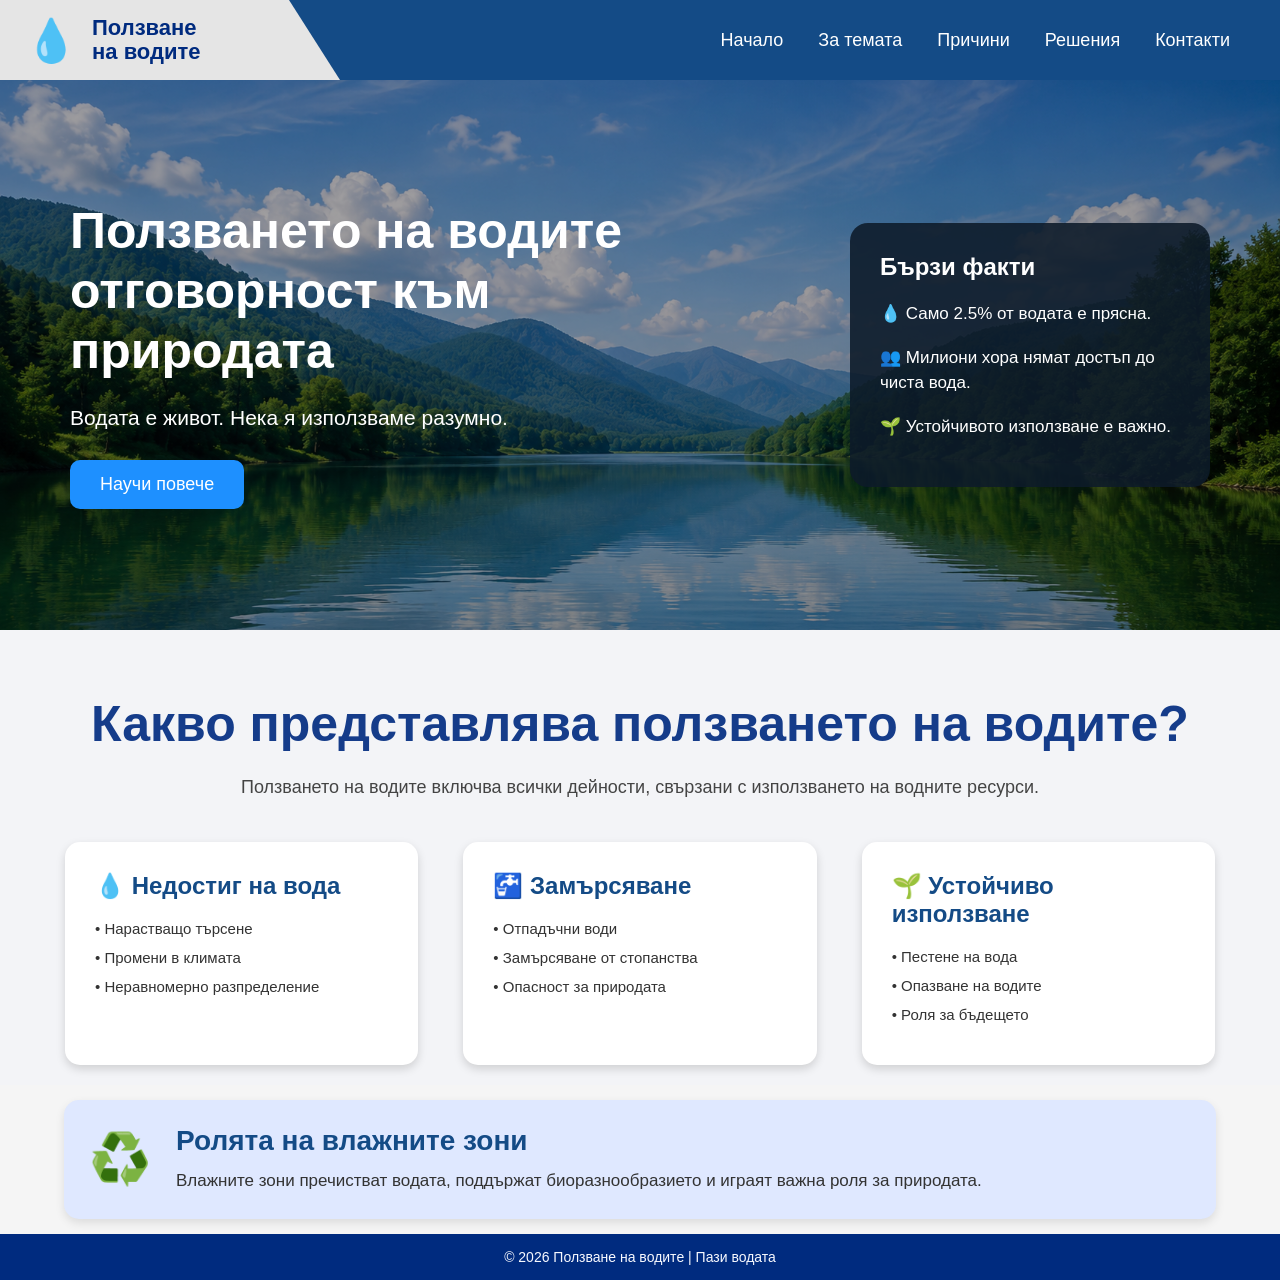
<file: index.html>
<!DOCTYPE html>
<html>

<head>

    <title>Ползване на Водите</title>

    <link rel="stylesheet" href="css/index.css">

</head>

<body>

    <!-- MENU -->

    <div class="menu">

        <div class="logo-box">

            <div class="logo-left">
                💧
            </div>

            <div class="logo-text">
                <h2>Ползване</h2>
                <h2>на водите</h2>
            </div>

        </div>

        <div class="links">

            <a class="hover-underline-animation" href="index.html">Начало</a>
            <a class="hover-underline-animation" href="about.html">За темата</a>
            <a class="hover-underline-animation" href="causes.html">Причини</a>
            <a class="hover-underline-animation" href="solutions.html">Решения</a>
            <a class="hover-underline-animation" href="contact.html">Контакти</a>

        </div>

    </div>

    <!-- HERO -->

    <div class="hero">

        <div class="overlay"></div>

        <div class="hero-content">

            <div class="left">

                <h1>
                    Ползването на водите 
                    отговорност към природата
                </h1>

                <p>
                    Водата е живот. Нека я използваме разумно.
                </p>

                <a class="button-link" href="about.html">Научи повече</a>

            </div>

            <div class="info-box">

                <h3>Бързи факти</h3>

                <p>💧 Само 2.5% от водата е прясна.</p>

                <p>👥 Милиони хора нямат достъп до чиста вода.</p>

                <p>🌱 Устойчивото използване е важно.</p>

            </div>

        </div>

    </div>

    <!--------------- ABOUT --------------->

<div class="about">

    <h2>Какво представлява ползването на водите?</h2>

    <p class="top-text">
        Ползването на водите включва всички дейности,
        свързани с използването на водните ресурси.
    </p>

    <div class="cards">

        <div class="card">

            <h3>💧 Недостиг на вода</h3>

            <p>• Нарастващо търсене</p>
            <p>• Промени в климата</p>
            <p>• Неравномерно разпределение</p>

        </div>

        <div class="card">

            <h3>🚰 Замърсяване</h3>

            <p>• Отпадъчни води</p>
            <p>• Замърсяване от стопанства</p>
            <p>• Опасност за природата</p>

        </div>

        <div class="card">

            <h3>🌱 Устойчиво използване</h3>

            <p>• Пестене на вода</p>
            <p>• Опазване на водите</p>
            <p>• Роля за бъдещето</p>

        </div>

    </div>

</div>

<div class="bottom-box">

    <div class="bottom-icon">
        ♻️
    </div>

    <div class="bottom-text">

        <h3>Ролята на влажните зони</h3>

        <p>
            Влажните зони пречистват водата,
            поддържат биоразнообразието
            и играят важна роля за природата.
        </p>

    </div>

</div>

<div class="footer">

    <p>
        © 2026 Ползване на водите | Пази водата
    </p>

</div>


</body>
</html>
</file>
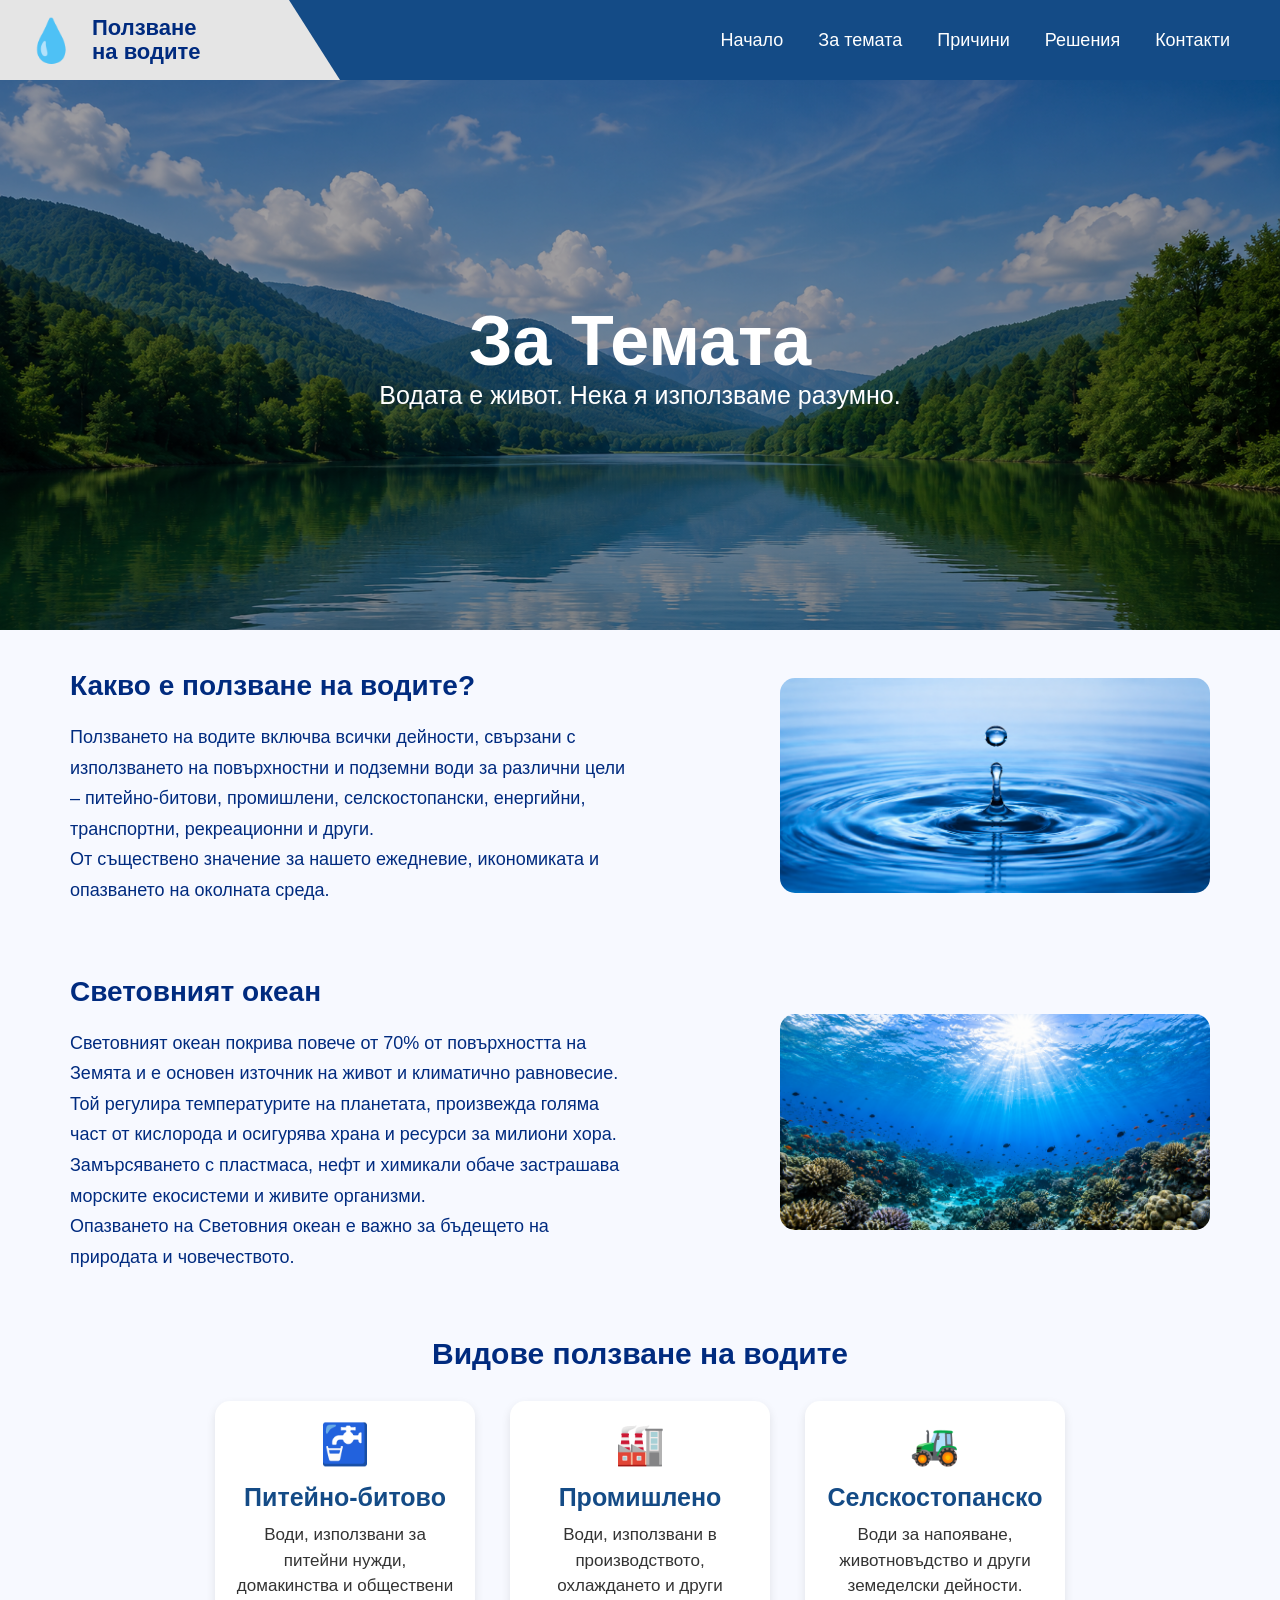
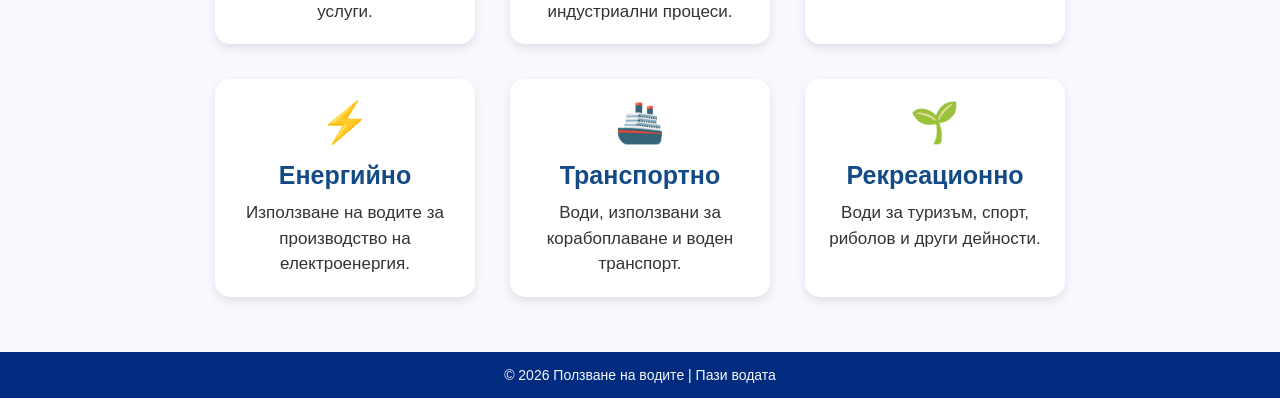
<file: about.html>
<!DOCTYPE html>
<html>

<head>

    <title>Ползване на Водите</title>

    <link rel="stylesheet" href="css/about.css">

</head>

<body>

    <!-- MENU -->

    <div class="menu">

        <div class="logo-box">

            <div class="logo-left">
                💧
            </div>

            <div class="logo-text">
                <h2>Ползване</h2>
                <h2>на водите</h2>
            </div>

        </div>

        <div class="links">

            <a class="hover-underline-animation" href="index.html">Начало</a>
            <a class="hover-underline-animation" href="about.html">За темата</a>
            <a class="hover-underline-animation" href="causes.html">Причини</a>
            <a class="hover-underline-animation" href="solutions.html">Решения</a>
            <a class="hover-underline-animation" href="contact.html">Контакти</a>

        </div>

    </div>

    <!-- HERO -->

    <div class="hero">

        <div class="overlay"></div>

        <div class="hero-content">

            <div class="center">

                <div class="center-text">
                    За Темата
                </div>

                <div class="center-text-bottom">
                    Водата е живот. Нека я използваме разумно.
                </div>

            </div>

        </div>

    </div>

    <!-- ABOUT SECTION -->

    <div class="about-section">

        <div class="about-text">

            <h2>Какво е ползване на водите?</h2>

            <p>
                Ползването на водите включва всички дейности,
                свързани с използването на повърхностни и
                подземни води за различни цели – питейно-битови,
                промишлени, селскостопански, енергийни,
                транспортни, рекреационни и други.
            </p>

            <p>
                 Oт съществено значение за нашето ежедневие,
                икономиката и опазването на околната среда.
            </p>

        </div>

        <div class="about-image">

            <img src="images/water.jpg">

        </div>

    </div>

    <!-- OCEAN SECTION -->

    <div class="ocean-section">

        <div class="ocean-text">

            <h2>Световният океан</h2>

            <p>
                Световният океан покрива повече от 70%
                от повърхността на Земята и е основен
                източник на живот и климатично равновесие.
            </p>

            <p>
                Той регулира температурите на планетата,
                произвежда голяма част от кислорода и
                осигурява храна и ресурси за милиони хора.
            </p>

            <p>
                Замърсяването с пластмаса, нефт и химикали
                обаче застрашава морските екосистеми и
                живите организми.
            </p>

            <p>
                Опазването на Световния океан е важно
                за бъдещето на природата и човечеството.
            </p>

        </div>

        <div class="ocean-image">

            <img src="images/ocean.jpg">

        </div>

    </div>

    <div class="types-section">

    <h2>Видове ползване на водите</h2>

    <div class="types-cards">

        <div class="type-card">
            <div class="icon">🚰</div>
            <h3>Питейно-битово</h3>
            <p>Води, използвани за питейни нужди, домакинства и обществени услуги.</p>
        </div>

        <div class="type-card">
            <div class="icon">🏭</div>
            <h3>Промишлено</h3>
            <p>Води, използвани в производството, охлаждането и други индустриални процеси.</p>
        </div>

        <div class="type-card">
            <div class="icon">🚜</div>
            <h3>Селскостопанско</h3>
            <p>Води за напояване, животновъдство и други земеделски дейности.</p>
        </div>

        <div class="type-card">
            <div class="icon">⚡</div>
            <h3>Енергийно</h3>
            <p>Използване на водите за производство на електроенергия.</p>
        </div>

        <div class="type-card">
            <div class="icon">🚢</div>
            <h3>Транспортно</h3>
            <p>Води, използвани за корабоплаване и воден транспорт.</p>
        </div>

        <div class="type-card">
            <div class="icon">🌱</div>
            <h3>Рекреационно</h3>
            <p>Води за туризъм, спорт, риболов и други дейности.</p>
        </div>

    </div>

</div>

<div class="footer">

    <p>
        © 2026 Ползване на водите | Пази водата
    </p>

</div>

</body>
</html>
</file>
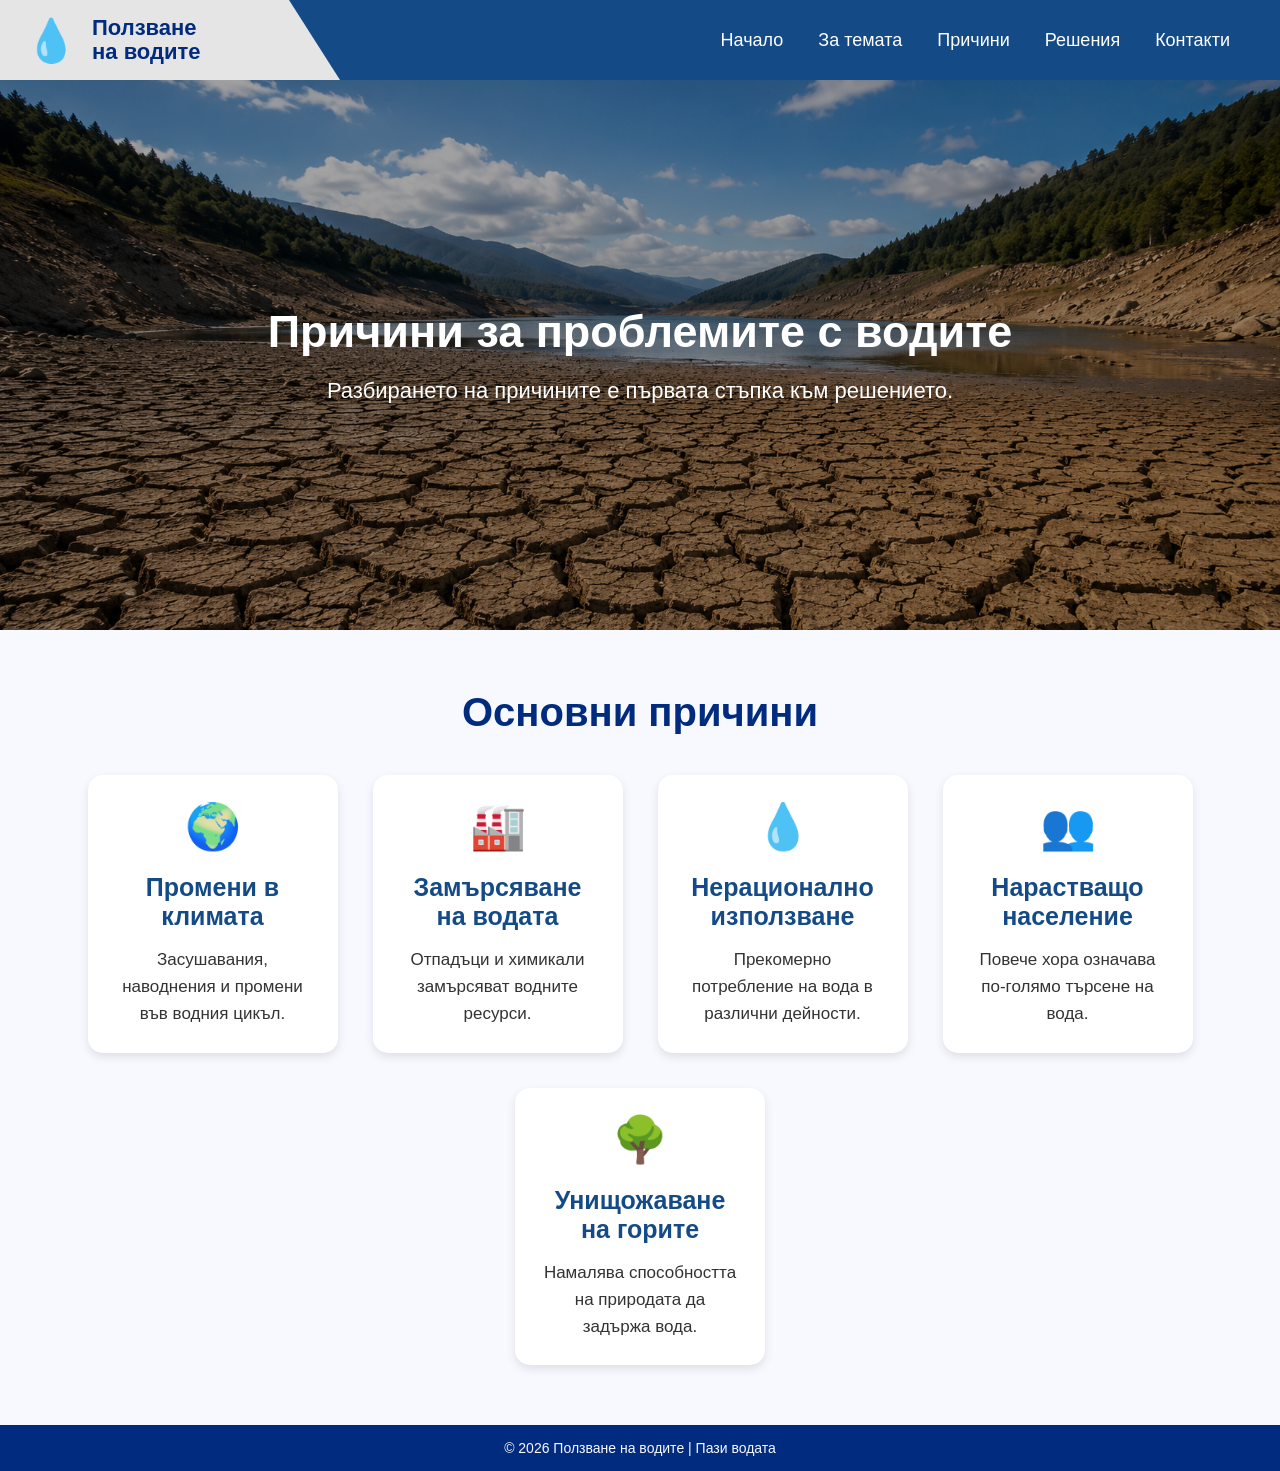
<file: causes.html>
<!DOCTYPE html>
<html>

<head>

    <title>Ползване на Водите</title>

    <link rel="stylesheet" href="css/causes.css">

</head>

<body>

    <!-- MENU -->

    <div class="menu">

        <div class="logo-box">

            <div class="logo-left">
                💧
            </div>

            <div class="logo-text">
                <h2>Ползване</h2>
                <h2>на водите</h2>
            </div>

        </div>

        <div class="links">

            <a class="hover-underline-animation" href="index.html">Начало</a>
            <a class="hover-underline-animation" href="about.html">За темата</a>
            <a class="hover-underline-animation" href="causes.html">Причини</a>
            <a class="hover-underline-animation" href="solutions.html">Решения</a>
            <a class="hover-underline-animation" href="contact.html">Контакти</a>

        </div>

    </div>

    <div class="causes-hero">

    <div class="causes-overlay"></div>

    <div class="causes-text">
        <h1>Причини за проблемите с водите</h1>
        <p>Разбирането на причините е първата стъпка към решението.</p>
    </div>

</div>

<div class="causes">

    <h2>Основни причини</h2>

    <div class="cause-cards">

        <div class="cause-card">
            <div class="icon">🌍</div>
            <h3>Промени в климата</h3>
            <p>Засушавания, наводнения и промени във водния цикъл.</p>
        </div>

        <div class="cause-card">
            <div class="icon">🏭</div>
            <h3>Замърсяване на водата</h3>
            <p>Отпадъци и химикали замърсяват водните ресурси.</p>
        </div>

        <div class="cause-card">
            <div class="icon">💧</div>
            <h3>Нерационално използване</h3>
            <p>Прекомерно потребление на вода в различни дейности.</p>
        </div>

        <div class="cause-card">
            <div class="icon">👥</div>
            <h3>Нарастващо население</h3>
            <p>Повече хора означава по-голямо търсене на вода.</p>
        </div>

        <div class="cause-card">
            <div class="icon">🌳</div>
            <h3>Унищожаване на горите</h3>
            <p>Намалява способността на природата да задържа вода.</p>
        </div>

    </div>

</div>

<div class="footer">

    <p>
        © 2026 Ползване на водите | Пази водата
    </p>

    </body>
</html>
</file>
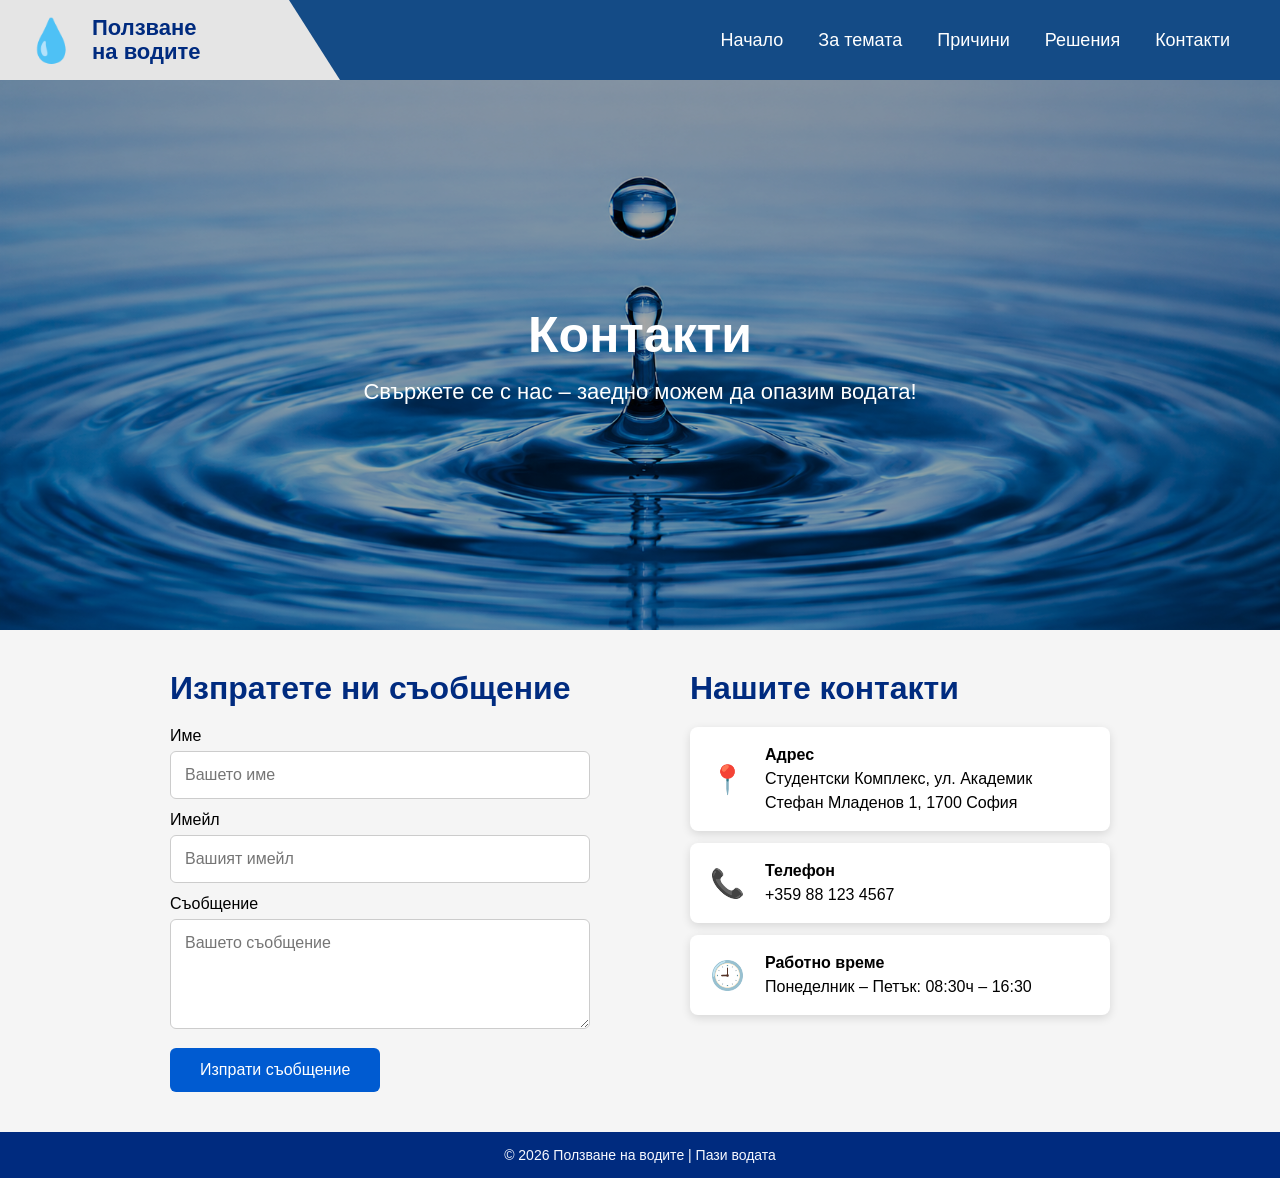
<file: contact.html>
<!DOCTYPE html>
<html>

<head>

    <title>Ползване на Водите</title>

    <link rel="stylesheet" href="css/contact.css">

</head>

<body>

    <!-- MENU -->

    <div class="menu">

        <div class="logo-box">

            <div class="logo-left">
                💧
            </div>

            <div class="logo-text">
                <h2>Ползване</h2>
                <h2>на водите</h2>
            </div>

        </div>

        <div class="links">

            <a class="hover-underline-animation" href="index.html">Начало</a>
            <a class="hover-underline-animation" href="about.html">За темата</a>
            <a class="hover-underline-animation" href="causes.html">Причини</a>
            <a class="hover-underline-animation" href="solutions.html">Решения</a>
            <a class="hover-underline-animation" href="contact.html">Контакти</a>

        </div>

    </div>

<div class="contact-hero">

    <div class="contact-overlay"></div>

    <div class="contact-text">
        <h1>Контакти</h1>
        <p>Свържете се с нас – заедно можем да опазим водата!</p>
    </div>

</div>

<div class="contact-section">

    <div class="contact-form">

        <h2>Изпратете ни съобщение</h2>

        <form action="https://formspree.io/f/xwvzdeez" method="POST">

            <input type="hidden" name="_subject" value="Ново съобщение от сайта">

            <label>Име</label>
            <input type="text" name="name" placeholder="Вашето име" required>

            <label>Имейл</label>
            <input type="email" name="email" placeholder="Вашият имейл" required>

            <label>Съобщение</label>
            <textarea name="message" placeholder="Вашето съобщение" required></textarea>

            <button type="submit">Изпрати съобщение</button>

</form>

    </div>

    <div class="contact-info">

        <h2>Нашите контакти</h2>

        <div class="info-card">📍 <p><b>Адрес</b><br>Студентски Комплекс, ул. Академик Стефан Младенов 1, 1700 София</p></div>
        <div class="info-card">📞 <p><b>Телефон</b><br>+359 88 123 4567</p></div>
        <div class="info-card">🕘 <p><b>Работно време</b><br>Понеделник – Петък: 08:30ч – 16:30</p></div>

    </div>

</div>

<div class="footer">

    <p>
        © 2026 Ползване на водите | Пази водата
    </p>

</div>

</html>    
</body>
</file>
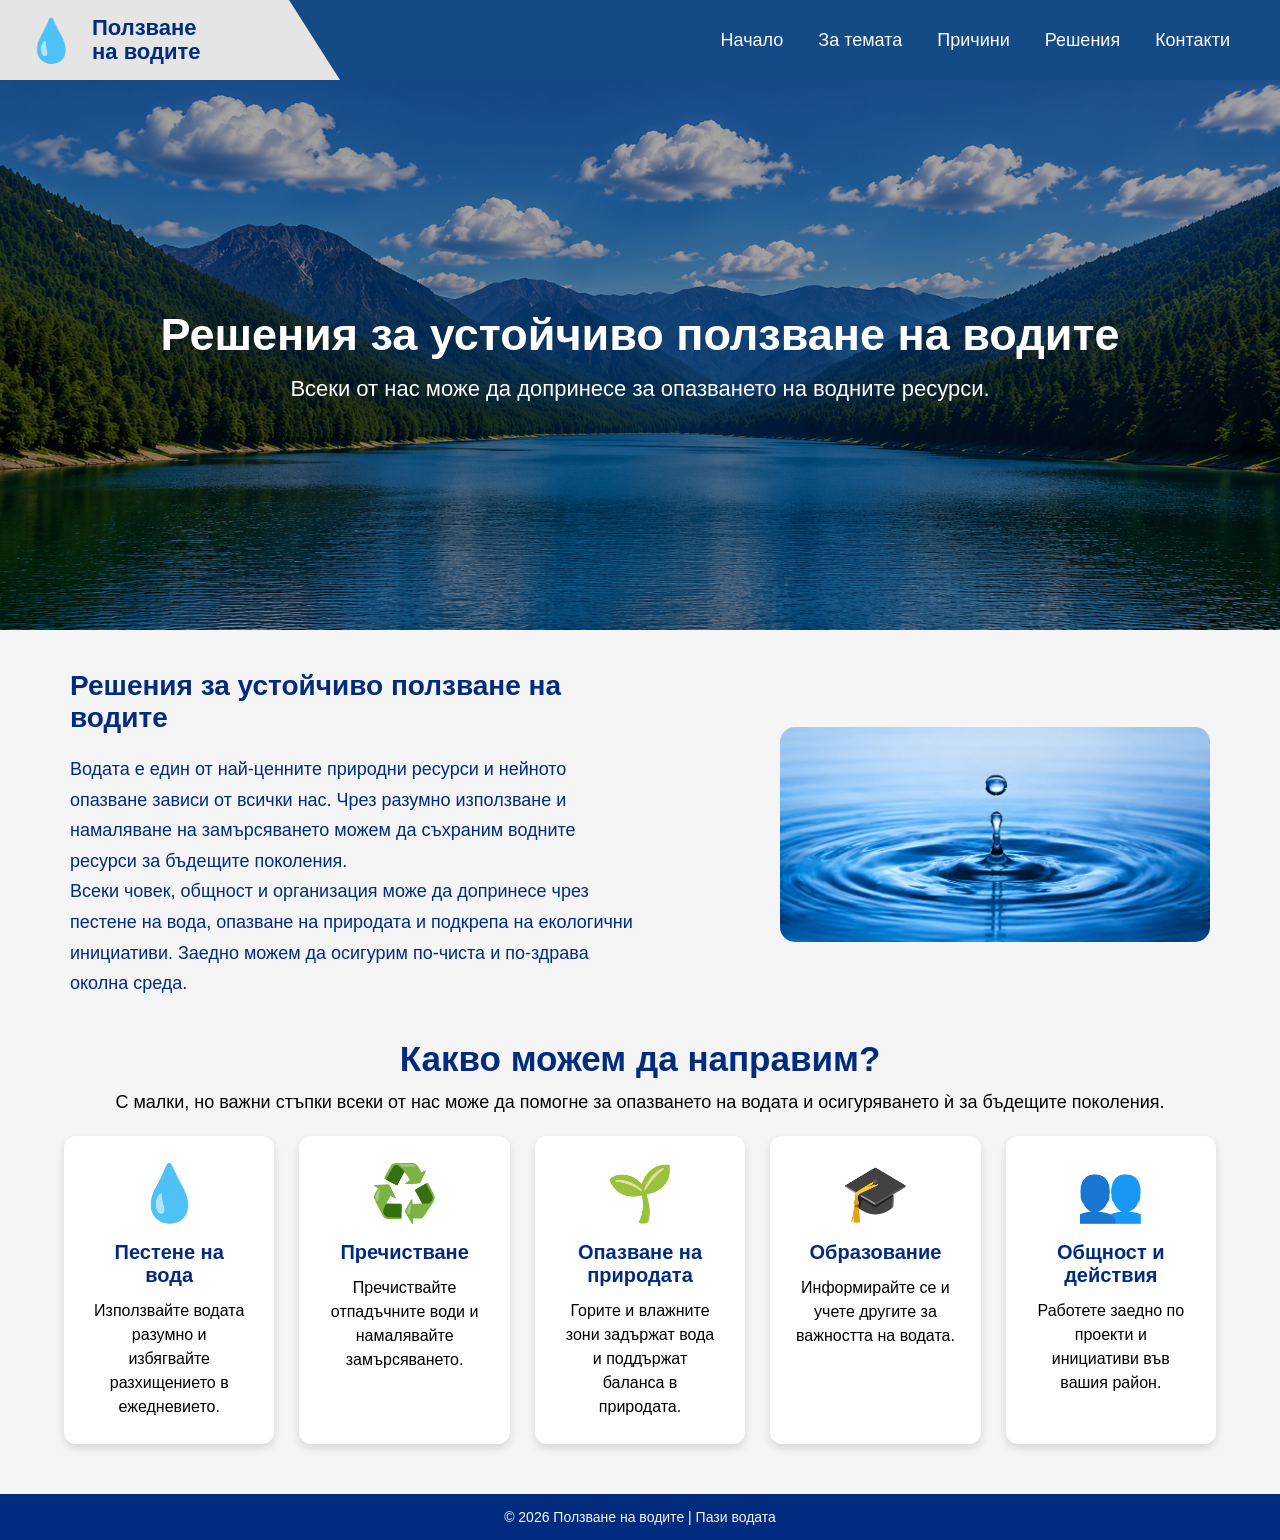
<file: solutions.html>
<!DOCTYPE html>
<html>

<head>

    <title>Ползване на Водите</title>

    <link rel="stylesheet" href="css/solusions.css">

</head>

<body>

    <!-- MENU -->

    <div class="menu">

        <div class="logo-box">

            <div class="logo-left">
                💧
            </div>

            <div class="logo-text">
                <h2>Ползване</h2>
                <h2>на водите</h2>
            </div>

        </div>

        <div class="links">

            <a class="hover-underline-animation" href="index.html">Начало</a>
            <a class="hover-underline-animation" href="about.html">За темата</a>
            <a class="hover-underline-animation" href="causes.html">Причини</a>
            <a class="hover-underline-animation" href="solutions.html">Решения</a>
            <a class="hover-underline-animation" href="contact.html">Контакти</a>

        </div>

    </div>

    <div class="solutions-hero">

    <div class="solutions-overlay"></div>

    <div class="solutions-text">
        <h1>Решения за устойчиво ползване на водите</h1>
        <p>Всеки от нас може да допринесе за опазването на водните ресурси.</p>
    </div>

</div>

<div class="solutions-info">

    <div class="solutions-description">

        <h2>Решения за устойчиво ползване на водите</h2>

        <p>
            Водата е един от най-ценните природни ресурси и нейното опазване зависи от всички нас.
            Чрез разумно използване и намаляване на замърсяването можем да съхраним водните ресурси за бъдещите поколения.
        </p>

        <p>
            Всеки човек, общност и организация може да допринесе чрез пестене на вода,
            опазване на природата и подкрепа на екологични инициативи.
            Заедно можем да осигурим по-чиста и по-здрава околна среда.
        </p>

    </div>

    <img src="images/water.jpg">

</div>

<div class="solutions-cards-title">

    <div>
        <h2>Какво можем да направим?</h2>

        <p>
            С малки, но важни стъпки всеки от нас може да помогне
            за опазването на водата и осигуряването ѝ за бъдещите поколения.
        </p>
    </div>

</div>

<div class="solution-cards">

    <div class="solution-card">
        <div class="icon">💧</div>
        <h3>Пестене на вода</h3>
        <p>Използвайте водата разумно и избягвайте разхищението в ежедневието.</p>
    </div>

    <div class="solution-card">
        <div class="icon">♻️</div>
        <h3>Пречистване</h3>
        <p>Пречиствайте отпадъчните води и намалявайте замърсяването.</p>
    </div>

    <div class="solution-card">
        <div class="icon">🌱</div>
        <h3>Опазване на природата</h3>
        <p>Горите и влажните зони задържат вода и поддържат баланса в природата.</p>
    </div>

    <div class="solution-card">
        <div class="icon">🎓</div>
        <h3>Образование</h3>
        <p>Информирайте се и учете другите за важността на водата.</p>
    </div>

    <div class="solution-card">
        <div class="icon">👥</div>
        <h3>Общност и действия</h3>
        <p>Работете заедно по проекти и инициативи във вашия район.</p>
    </div>

</div>

<div class="footer">

    <p>
        © 2026 Ползване на водите | Пази водата
    </p>

</div>


</body>
</html>
</file>
<file: css/index.css>
*{
    margin:0;
    padding:0;
    box-sizing:border-box;
    font-family:Arial, Helvetica, sans-serif;
}

body{
    background:#f5f5f5;
}
/*---------------------------button-Научи повече*/

.button-link{
    display:inline-block;
    padding:14px 30px;
    border-radius:10px;
    background:#1e90ff;
    color:white;
    font-size:18px;
    text-decoration:none;
}

.button-link:hover{
    background:#1877d8;
}

/*-------------------------------- MENU */

.menu{
    width:100%;
    height:80px;
    background:#144b86;
    display:flex;
    justify-content:space-between;
    align-items:center;
    padding-right:50px;
}

/*----------------------------------- LOGO */

.logo-box{
    width:340px;
    height:80px;
    background:#e5e5e5;
    display:flex;
    align-items:center;
    padding-left:25px;
    clip-path:polygon(0 0, 85% 0, 100% 100%, 0 100%);
}

/*-------------------------------------------ICON */

.logo-left{
    font-size:42px;
    margin-right:15px;
}

/*--------------------------------------------- TEXT */

.logo-text h2{
    color:#002b7f;
    font-size:22px;
    line-height:1.1;
}

/*----------------------------------------------- LINKS */
.hover-underline-animation {
  display: inline-block;
  position: relative;
}

.hover-underline-animation::after {
  content: '';
  position: absolute;
  width: 100%;
  transform: scaleX(0);
  height: 2px;
  bottom: 0;
  left: 0;
  background-color: #0087ca;
  transform-origin: bottom right;
  transition: transform 0.25s ease-out;
}

.hover-underline-animation:hover::after {
  transform: scaleX(1);
  transform-origin: bottom left;
}

.links{
    display:flex;
    gap:35px;
}

.links a{
    color:white;
    text-decoration:none;
    font-size:18px;
    
}

.links a:hover{
    color:#4da6ff;
}

/*--------------------------------------------- HERO */

.hero{
    position:relative;
    height:550px;
    background-image:url("../images/hero.jpg");
    background-size:cover;
    background-position:center;
}

/*------------------------------------------------- OVERLAY */

.overlay{
    position:absolute;
    top:0;
    left:0;
    width:100%;
    height:100%;
    background:rgba(0, 0, 0, 0.35);
}

/*---------------------------------------------------- CONTENT */

.hero-content{
    position:relative;
    height:100%;
    display:flex;
    justify-content:space-between;
    align-items:center;
    padding:0 70px;
    color:white;
}

/*------------------------------------------------ LEFT */

.left{
    max-width:650px;
}

.left h1{
    font-size:50px;
    margin-bottom:20px;
    line-height:1.2;
}

.left p{
    font-size:21px;
    line-height:1.6;
    margin-bottom:25px;
}

/*------------------------------------------------------------ BUTTON */

button{
    padding:14px 30px;
    border:none;
    border-radius:10px;
    background:#1e90ff;
    color:white;
    font-size:18px;
    cursor:pointer;
}

button:hover{
    background:#1877d8;
}

/*----------------------------------------------- INFO BOX */

.info-box{
    width:360px;
    background:rgba(13, 27, 42, 0.88);
    padding:30px;
    border-radius:18px;
}

.info-box h3{
    font-size:24px;
    margin-bottom:20px;
}

.info-box p{
    font-size:17px;
    line-height:1.5;
    margin-bottom:18px;
}
/*-------------------------------------------------- ABOUT */

.about{
    padding-bottom:20px;
    padding-top: 65px;
    padding-left: 65px;
    padding-right: 65px;
    text-align:center;
    background:#f3f4f7;
}

.about h2{
    color:#153c8a;
    font-size:50px;
    margin-bottom:20px;
}

.top-text{
    width:70%;
    margin:auto;
    font-size:18px;
    line-height:1.6;
    color:#444;
    margin-bottom:40px;
}

.cards{
    display:flex;
    justify-content:center;
    gap:45px;
}

.card{
    width:370px;
    background:white;
    padding:30px;
    border-radius:15px;
    text-align:left;
    box-shadow:0px 4px 10px rgba(0,0,0,0.15);
    cursor: pointer;
    transition: box-shadow 0.15s;
    transition: transform 0.2s;
    
}
.card:hover{
    transform:translateY(-5px);
    box-shadow:5px 5px 7px rgba(0,0,0,0.15);
}

.card h3{
    color:#144b86;
    margin-bottom:20px;
    font-size:24px;
}

.card p{
    margin-bottom:12px;
    color:#333;
    font-size:15px;
}


/*--------------------------------------------- BOTTOM BOX */

.bottom-box{
    width:90%;
    margin:15px auto;
    background:#dfe8ff;
    border-radius:15px;
    padding:25px;
    display:flex;
    align-items:center;
    box-shadow:0 4px 10px rgba(0,0,0,0.10);
}

.bottom-icon{
    font-size:50px;
    margin-right:25px;
}

.bottom-text h3{
    color:#144b86;
    margin-bottom:10px;
    font-size:28px;
}

.bottom-text p{
    color:#333;
    font-size:17px;
    line-height:1.6;
}
/*--------------------------------------------------FOOTER */

.footer{
    margin-top: 0px;
    background:#002b7f;
    color:#f7f9ff;
    text-align:center;
    padding:15px;
    font-size:14px;
}
</file>
<file: css/about.css>
*{
    margin:0;
    padding:0;
    box-sizing:border-box;
    font-family:Arial, Helvetica, sans-serif;
}

body{
    background:#f5f5f5;
}

/*-------------------------------- MENU */

.menu{
    width:100%;
    height:80px;
    background:#144b86;
    display:flex;
    justify-content:space-between;
    align-items:center;
    padding-right:50px;
}

/*----------------------------------- LOGO */

.logo-box{
    width:340px;
    height:80px;
    background:#e5e5e5;
    display:flex;
    align-items:center;
    padding-left:25px;
    clip-path:polygon(0 0, 85% 0, 100% 100%, 0 100%);
}

/*-------------------------------------------ICON */

.logo-left{
    font-size:42px;
    margin-right:15px;
}

/*--------------------------------------------- TEXT */

.logo-text h2{
    color:#002b7f;
    font-size:22px;
    line-height:1.1;
}

/*----------------------------------------------- LINKS */
.hover-underline-animation {
  display: inline-block;
  position: relative;
}

.hover-underline-animation::after {
  content: '';
  position: absolute;
  width: 100%;
  transform: scaleX(0);
  height: 2px;
  bottom: 0;
  left: 0;
  background-color: #0087ca;
  transform-origin: bottom right;
  transition: transform 0.25s ease-out;
}

.hover-underline-animation:hover::after {
  transform: scaleX(1);
  transform-origin: bottom left;
}

.links{
    display:flex;
    gap:35px;
}

.links a{
    color:white;
    text-decoration:none;
    font-size:18px;
    
}

.links a:hover{
    color:#4da6ff;
}

/*--------------------------------------------- HERO */

.hero{
    position:relative;
    height:550px;
    background-image:url("../images/hero.jpg");
    background-size:cover;
    background-position:center;
}

/*------------------------------------------------- OVERLAY */

.overlay{
    position:absolute;
    top:0;
    left:0;
    width:100%;
    height:100%;
    background:rgba(0, 0, 0, 0.35);
}

/*---------------------------------------------------- CONTENT */

.hero-content{
    position:relative;
    height:100%;
    display:flex;
    justify-content:center;
    align-items:center;
    color:white;
}

/*------------------------------------------------ TEXT ON PICTURE */

.center{
    max-width:650px;
    align-items: center;
    text-align: center;
    
}

.center-text{
    font-size: 70px;
    font-weight: bold;
}
.center-text-bottom{
    font-size: 25px;
    
}

/*------------------------------------------------ About */

.about-section{
    padding-right: 70px;
    padding-left: 70px;
    padding-bottom: 35px;
    padding-top: 40px;
    background:#f7f9ff;
    display:flex;
    justify-content:space-between;
    align-items:center;
}

.about-text{
    width:50%;
}

.about-text h2{
    color:#002b7f;
    font-size:28px;
    margin-bottom:20px;
}

.about-text p{
    color:#002b7f;
    font-size:18px;
    line-height:1.7;
}

.about-image img{
    width:430px;
    border-radius:15px;

}

/*------------------------------------------------- OCEAN SECTION */

.ocean-section{
    padding-right: 70px;
    padding-left: 70px;
    padding-bottom: 25px;
    padding-top: 35px;
    background:#f7f9ff;
    display:flex;
    justify-content:space-between;
    align-items:center;
}

.ocean-text{
    width:50%;
}

.ocean-text h2{
    color:#002b7f;
    font-size:28px;
    margin-bottom:20px;
}

.ocean-text p{
    color:#002b7f;
    font-size:18px;
    line-height:1.7;
}

.ocean-image img{
    width:430px;
    border-radius:15px;

}

/*-----------------------------------------------------Cards*/
.types-section{
    padding-right: 70px;
    padding-left: 70px;
    padding-bottom: 55px;
    padding-top: 40px;
    background:#f7f9ff;
    text-align:center;
}

.types-section h2{
    color:#002b7f;
    font-size:30px;
    margin-bottom:30px;
}

.types-cards{
    display:flex;
    justify-content:center;
    gap:35px;
    flex-wrap:wrap;
}

.type-card{
    width:260px;
    background:white;
    padding:20px;
    border-radius:15px;
    box-shadow:0 4px 10px rgba(0,0,0,0.10);
    transition: transform 0.2s;
}
.type-card:hover{
    transform:translateY(-5px);
    box-shadow:5px 5px 7px rgba(0,0,0,0.15);
}

.icon{
    font-size:40px;
    margin-bottom:15px;
}

.type-card h3{
    color:#144b86;
    font-size:25px;
    margin-bottom:10px;
}

.type-card p{
    color:#333;
    font-size: 17px;
    line-height:1.5;
}

/*--------------------------------------------------FOOTER */

.footer{
    margin-top: 0px;
    background:#002b7f;
    color:#f7f9ff;
    text-align:center;
    padding:15px;
    font-size:14px;
}
</file>
<file: css/causes.css>
*{
    margin:0;
    padding:0;
    box-sizing:border-box;
    font-family:Arial, Helvetica, sans-serif;
}

body{
    background:#f5f5f5;
}

/*-------------------------------- MENU */

.menu{
    width:100%;
    height:80px;
    background:#144b86;
    display:flex;
    justify-content:space-between;
    align-items:center;
    padding-right:50px;
}

/*----------------------------------- LOGO */

.logo-box{
    width:340px;
    height:80px;
    background:#e5e5e5;
    display:flex;
    align-items:center;
    padding-left:25px;
    clip-path:polygon(0 0, 85% 0, 100% 100%, 0 100%);
}

/*-------------------------------------------ICON */

.logo-left{
    font-size:42px;
    margin-right:15px;
}

/*--------------------------------------------- TEXT */

.logo-text h2{
    color:#002b7f;
    font-size:22px;
    line-height:1.1;
}

/*----------------------------------------------- LINKS */
.hover-underline-animation {
  display: inline-block;
  position: relative;
}

.hover-underline-animation::after {
  content: '';
  position: absolute;
  width: 100%;
  transform: scaleX(0);
  height: 2px;
  bottom: 0;
  left: 0;
  background-color: #0087ca;
  transform-origin: bottom right;
  transition: transform 0.25s ease-out;
}

.hover-underline-animation:hover::after {
  transform: scaleX(1);
  transform-origin: bottom left;
}

.links{
    display:flex;
    gap:35px;
}

.links a{
    color:white;
    text-decoration:none;
    font-size:18px;
    
}

.links a:hover{
    color:#4da6ff;
}

/*-----------------------------------------------------Hero*/

.causes-hero{
    height:550px;
    background-image:url("../images/causes.jpg");
    background-size:cover;
    background-position:center;
    position:relative;
}

.causes-overlay{
    position:absolute;
    top:0;
    left:0;
    width:100%;
    height:100%;
    background:rgba(0,0,0,0.35);
}

.causes-text{
    position:absolute;
    top:50%;
    left:50%;
    transform:translate(-50%, -50%);
    text-align:center;
    color:white;
    width:100%;
}

.causes-text h1{
    font-size:45px;
    margin-bottom:20px;
}

.causes-text p{
    font-size:22px;
}

.causes{
    padding:60px 70px;
    text-align:center;
    background:#f7f9ff;
}

.causes h2{
    color:#002b7f;
    font-size:40px;
    margin-bottom:40px;
}

/*-------------------------------------------CARDS  */

.cause-cards{
    display:flex;
    justify-content:center;
    gap:35px;
    flex-wrap:wrap;
}

/* SINGLE CARD */

.cause-card{
    width:250px;
    background:white;
    padding:25px;
    border-radius:15px;
    box-shadow:0 4px 10px rgba(0,0,0,0.10);
    transition:0.2s;
}

.cause-card:hover{
    transform:translateY(-5px);
    box-shadow:0 6px 15px rgba(0,0,0,0.15);
}

.icon{
    margin:0 auto 20px;
    display:flex;
    justify-content:center;
    align-items:center;
    font-size:45px;

}

.cause-card h3{
    color:#144b86;
    font-size:25px;
    margin-bottom:15px;
}

.cause-card p{
    color:#333;
    font-size:17px;
    line-height:1.6;
    min-height:px;
}

/*--------------------------------------------------FOOTER */

.footer{
    margin-top: 0px;
    background:#002b7f;
    color:#f7f9ff;
    text-align:center;
    padding:15px;
    font-size:14px;
}
</file>
<file: css/contact.css>
*{
    margin:0;
    padding:0;
    box-sizing:border-box;
    font-family:Arial, Helvetica, sans-serif;
}

body{
    background:#f5f5f5;
}

/*-------------------------------- MENU */

.menu{
    width:100%;
    height:80px;
    background:#144b86;
    display:flex;
    justify-content:space-between;
    align-items:center;
    padding-right:50px;
}

/*----------------------------------- LOGO */

.logo-box{
    width:340px;
    height:80px;
    background:#e5e5e5;
    display:flex;
    align-items:center;
    padding-left:25px;
    clip-path:polygon(0 0, 85% 0, 100% 100%, 0 100%);
}

/*-------------------------------------------ICON */

.logo-left{
    font-size:42px;
    margin-right:15px;
}

/*--------------------------------------------- TEXT */

.logo-text h2{
    color:#002b7f;
    font-size:22px;
    line-height:1.1;
}

/*----------------------------------------------- LINKS */
.hover-underline-animation {
  display: inline-block;
  position: relative;
}

.hover-underline-animation::after {
  content: '';
  position: absolute;
  width: 100%;
  transform: scaleX(0);
  height: 2px;
  bottom: 0;
  left: 0;
  background-color: #0087ca;
  transform-origin: bottom right;
  transition: transform 0.25s ease-out;
}

.hover-underline-animation:hover::after {
  transform: scaleX(1);
  transform-origin: bottom left;
}

.links{
    display:flex;
    gap:35px;
}

.links a{
    color:white;
    text-decoration:none;
    font-size:18px;
    
}

.links a:hover{
    color:#4da6ff;
}

/*-----------------------------------------------------Hero*/

.contact-hero{
    height:550px;
    background-image:url("../images/water.jpg");
    background-size:cover;
    background-position:center;
    position:relative;
}

.contact-overlay{
    position:absolute;
    top:0;
    left:0;
    width:100%;
    height:100%;
    background:rgba(0,0,0,0.35);
}

.contact-text{
    position:absolute;
    top:50%;
    left:50%;
    transform:translate(-50%, -50%);
    text-align:center;
    color:white;
    width:100%;
}

.contact-text h1{
    font-size:50px;
    margin-bottom:15px;
}

.contact-text p{
    font-size:22px;
}

/*------------------------------------------contact*/

.contact-section{
    padding:40px 70px;
    display:flex;
    justify-content:center;
    gap:100px;
    background:#f5f5f5;
}

.contact-form,
.contact-info{
    width:420px;
}

.contact-form h2,
.contact-info h2{
    color:#002b7f;
    font-size:32px;
    margin-bottom:20px;
}

.contact-form label{
    display:block;
    margin:12px 0 6px;
    font-size:16px;
}

.contact-form input,
.contact-form textarea{
    width:100%;
    padding:14px;
    border:1px solid #ccc;
    border-radius:6px;
    font-size:16px;
}

.contact-form textarea{
    height:110px;
}

.contact-form button{
    margin-top:15px;
    padding:13px 30px;
    background:#005bd1;
    color:white;
    border:none;
    border-radius:6px;
    font-size:16px;
    cursor:pointer;
}

.info-card{
    background:white;
    padding:16px 20px;
    margin-bottom:12px;
    border-radius:8px;
    display:flex;
    align-items:center;
    gap:20px;
    font-size:28px;
    box-shadow:0 3px 10px rgba(0,0,0,0.12);
    transition: 0.2s;
}
.info-card:hover{
    transform:translateX(-5px);
    box-shadow:5px 5px 7px rgba(0,0,0,0.17);

}

.info-card p{
    font-size:16px;
    line-height:1.5;
}

/*--------------------------------------------------FOOTER */

.footer{
    margin-top: 0px;
    background:#002b7f;
    color:#f7f9ff;
    text-align:center;
    padding:15px;
    font-size:14px;
}
</file>
<file: css/solusions.css>
*{
    margin:0;
    padding:0;
    box-sizing:border-box;
    font-family:Arial, Helvetica, sans-serif;
}

body{
    background:#f5f5f5;
}

/*-------------------------------- MENU */

.menu{
    width:100%;
    height:80px;
    background:#144b86;
    display:flex;
    justify-content:space-between;
    align-items:center;
    padding-right:50px;
}

/*----------------------------------- LOGO */

.logo-box{
    width:340px;
    height:80px;
    background:#e5e5e5;
    display:flex;
    align-items:center;
    padding-left:25px;
    clip-path:polygon(0 0, 85% 0, 100% 100%, 0 100%);
}

/*-------------------------------------------ICON */

.logo-left{
    font-size:42px;
    margin-right:15px;
}

/*--------------------------------------------- TEXT */

.logo-text h2{
    color:#002b7f;
    font-size:22px;
    line-height:1.1;
}

/*----------------------------------------------- LINKS */
.hover-underline-animation {
  display: inline-block;
  position: relative;
}

.hover-underline-animation::after {
  content: '';
  position: absolute;
  width: 100%;
  transform: scaleX(0);
  height: 2px;
  bottom: 0;
  left: 0;
  background-color: #0087ca;
  transform-origin: bottom right;
  transition: transform 0.25s ease-out;
}

.hover-underline-animation:hover::after {
  transform: scaleX(1);
  transform-origin: bottom left;
}

.links{
    display:flex;
    gap:35px;
}

.links a{
    color:white;
    text-decoration:none;
    font-size:18px;
    
}

.links a:hover{
    color:#4da6ff;
}

/*-----------------------------------------------------Hero*/

.solutions-hero{
    height:550px;
    background-image:url("../images/solusion.jpg");
    background-size:cover;
    background-position:center;
    position:relative;
}

.solutions-overlay{
    position:absolute;
    top:0;
    left:0;
    width:100%;
    height:100%;
    background:rgba(0,0,0,0.35);
}

.solutions-text{
    position:absolute;
    top:50%;
    left:50%;
    transform:translate(-50%, -50%);
    text-align:center;
    color:white;
    width:100%;
}

.solutions-text h1{
    font-size:45px;
    margin-bottom:15px;
}

.solutions-text p{
    font-size:22px;
}

/*-----------------------------------------text*/

.solutions-info{
    padding-right: 70px;
    padding-left: 70px;
    padding-bottom: 35px;
    padding-top: 40px;
    background:#f7f9ff;
    display:flex;
    justify-content:space-between;
    align-items:center;
}

.solutions-description{
    width:50%;
}

.solutions-description h2{
    color:#002b7f;
    font-size:28px;
    margin-bottom:20px;
}

.solutions-description p{
    color:#002b7f;
    font-size:18px;
    line-height:1.7;
}

.solutions-info img{
    width:430px;
    border-radius:15px;

}

/*------------------------------------------------cards*/

.solutions-info{
    padding:40px 70px 20px;
    background:#f5f5f5;
    display:flex;
    justify-content:space-between;
    align-items:center;
}

.solutions-cards-title{
    width:100%;
    background:#f5f5f5;
    text-align:center;
    margin:0;
    padding:20px 0;
}

.solutions-cards-title h2{
    color:#002b7f;
    font-size:35px;
    margin-bottom:10px;
}

.solutions-cards-title p{
    font-size:18px;
    line-height:1.5;
}

.solution-cards{
    width:90%;
    margin:0 auto 50px;

    background:#f5f5f5;

    display:flex;
    justify-content:space-between;
    gap:25px;
}

.solution-cards{
    width:90%;
    margin:0 auto 50px;
    display:flex;
    justify-content:space-between;
    gap:25px;
}

.solution-card{
    flex:1;
    background:white;
    padding:25px;
    border-radius:12px;
    text-align:center;
    box-shadow:0 4px 10px rgba(0,0,0,0.12);
    transition: transform 0.2s;
}
.solution-card:hover{
    transform:translateY(-5px);
    box-shadow:0 6px 15px rgba(0,0,0,0.15);

}

.icon{
    font-size:55px;
    margin-bottom:15px;
}

.solution-card h3{
    color:#002b7f;
    font-size:20px;
    margin-bottom:12px;
}

.solution-card p{
    font-size:16px;
    line-height:1.5;
}

/*--------------------------------------------------FOOTER */

.footer{
    margin-top: 0px;
    background:#002b7f;
    color:#f7f9ff;
    text-align:center;
    padding:15px;
    font-size:14px;
}
</file>
